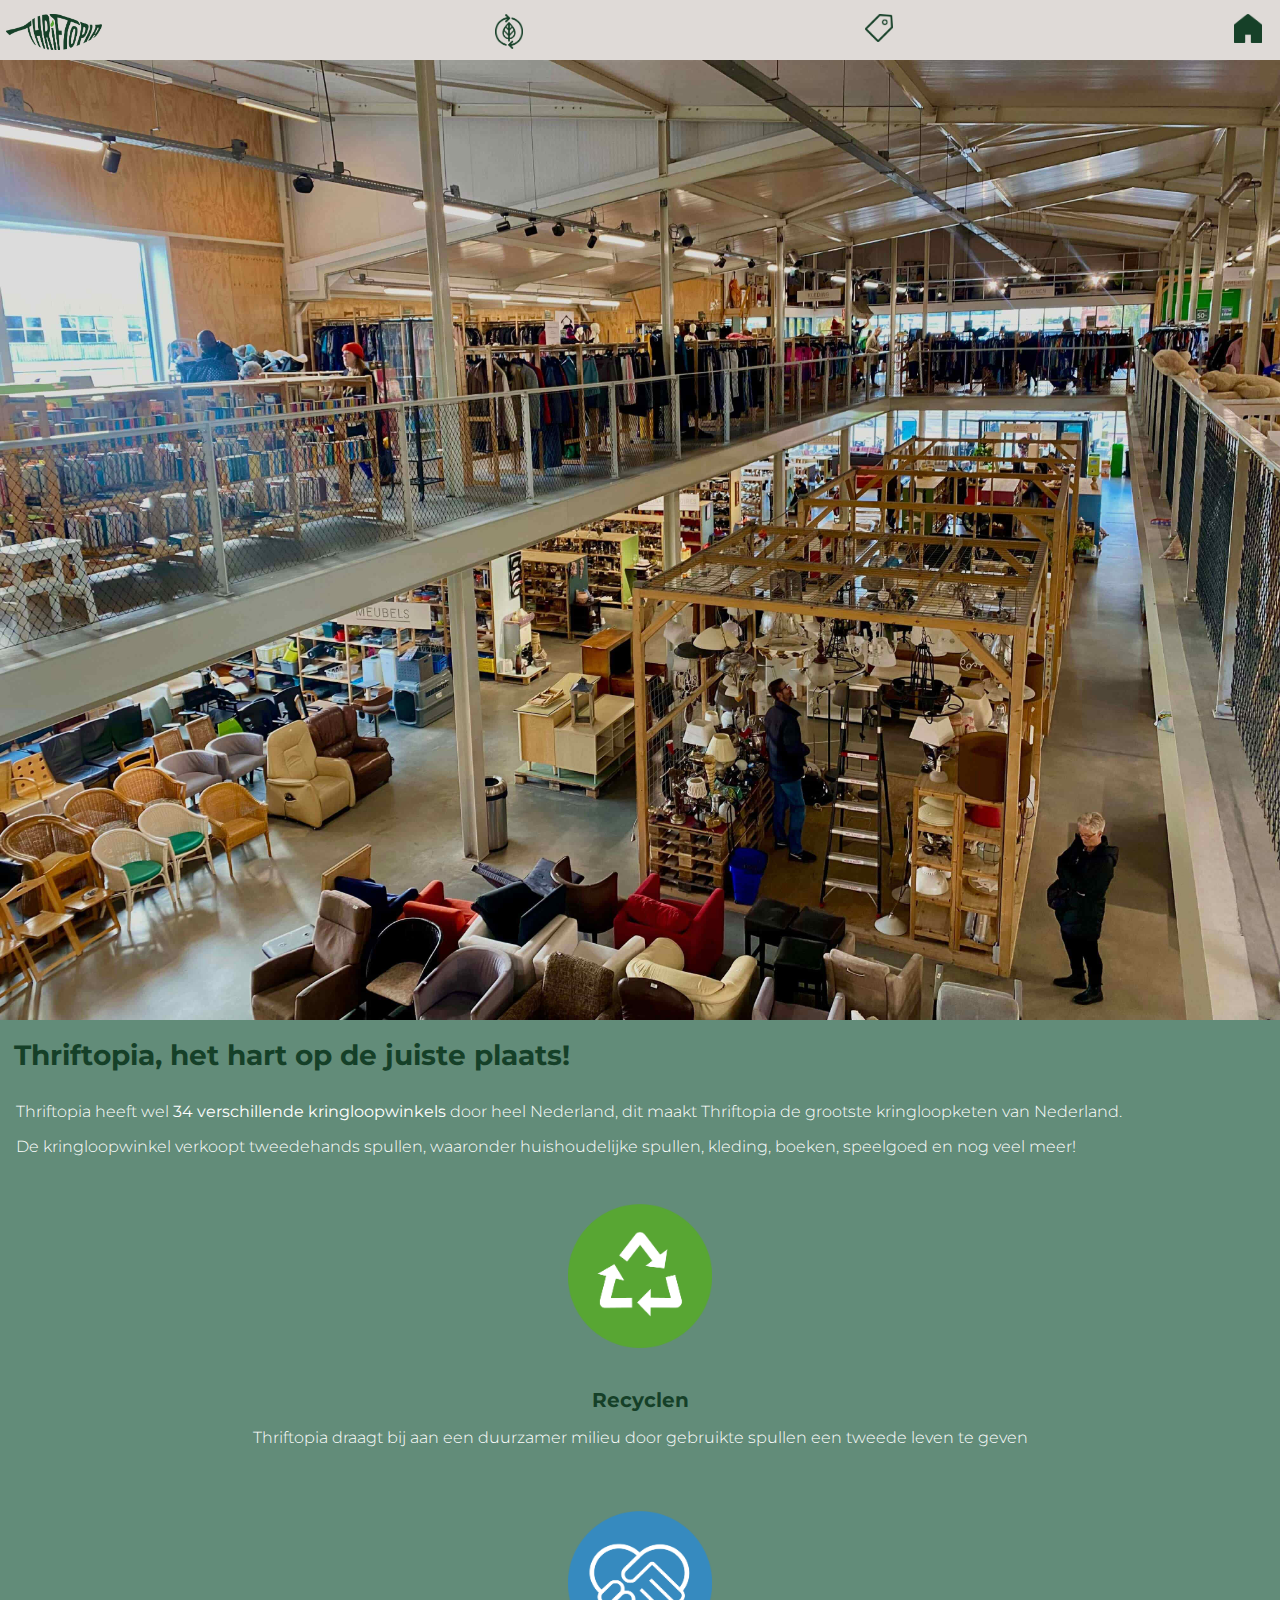
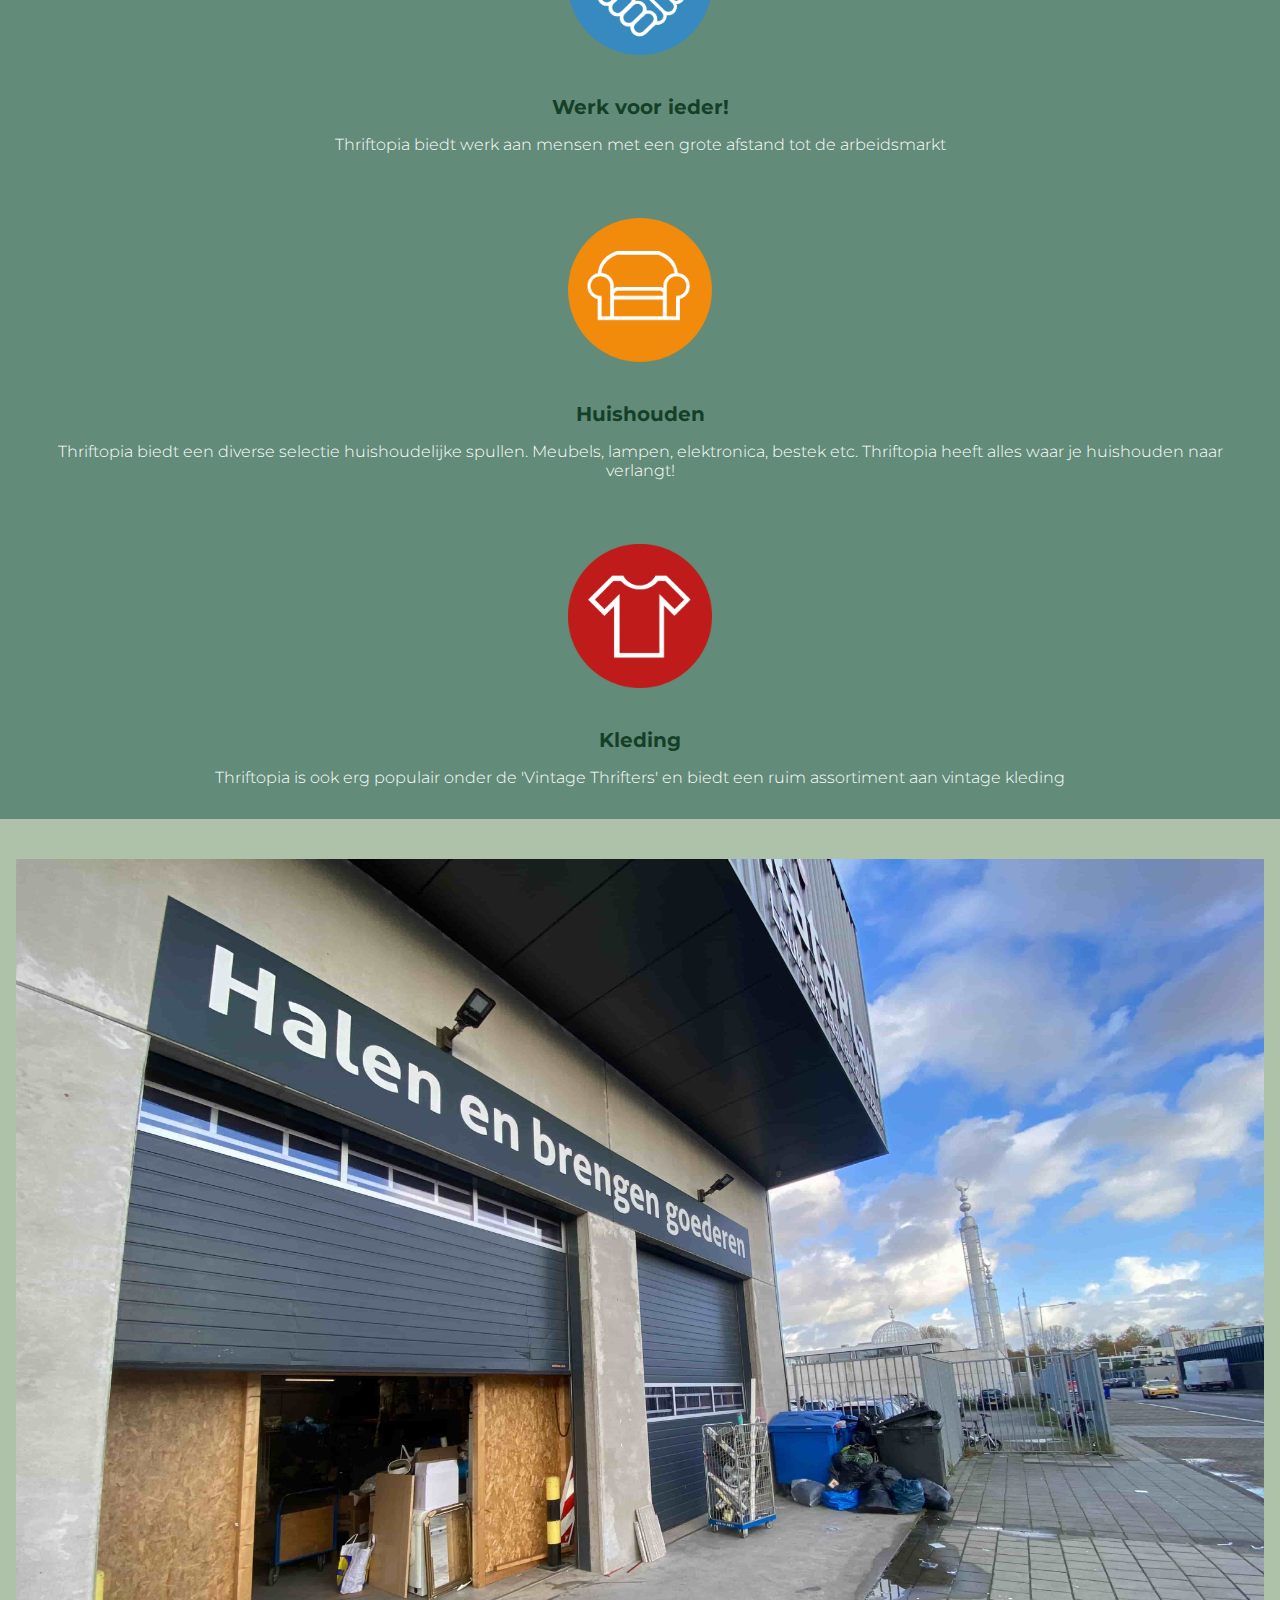
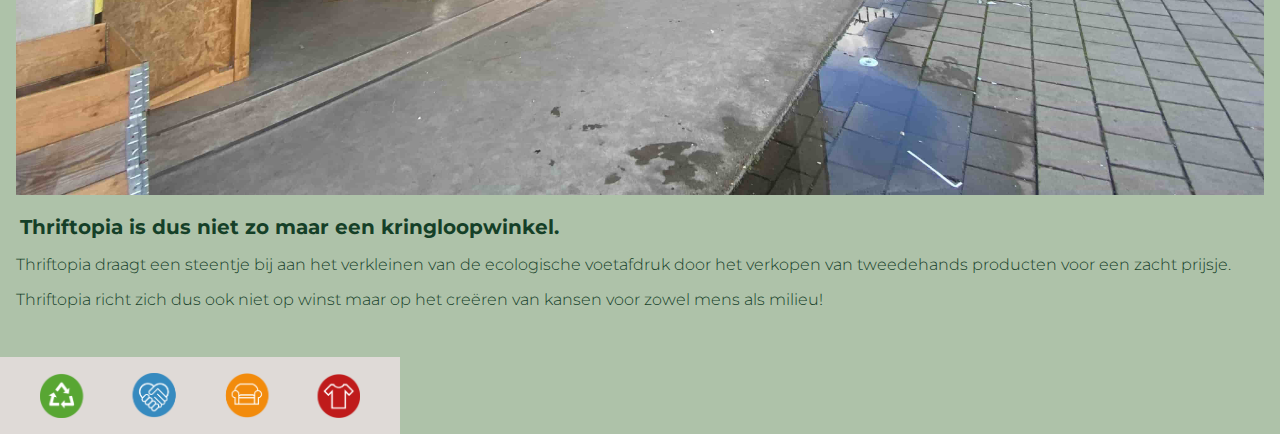
<file: index.html>
<!DOCTYPE html>
<html lang="nl">

<head>
    <meta charset="UTF-8">
    <meta name="viewport" content="width=device-width, initial-scale=1.0">
    <title>Thriftopia</title>
    <link rel="stylesheet" href="style.css">
    <link href="https://fonts.googleapis.com/css2?family=Montserrat:wght@300&display=swap" rel="stylesheet">
    <link href="https://fonts.googleapis.com/css2?family=Montserrat:wght@700&display=swap" rel="stylesheet">
    <link rel="icon" href="images/recycle.png" type="image/x-icon">


</head>

<body class="homepage-body">
    <header>
        <nav>
            <ul>
                <li><img src="images/thriftopia.png" alt="Thriftopia Logo" class="logo-navbar"></li>
                <li><a href="milieu.html"><img src="images/milieu.png" alt="Duurzaamheid Icon"></a></li>
                <li><a href="verkoop.html"><img src="images/verkoop.png" alt="Verkoop Label Icon"></a></li>
                <li><a href="index.html"><img src="images/home-fill.png" alt="Homepage Icon"></a></li>
            </ul>
        </nav>
        <img src="images/homepage-pic.jpg" alt="rataplan logo">
    </header>


    <main>
    

        <h1>Thriftopia, het hart op de juiste plaats!</h1>
        <p>Thriftopia heeft wel <strong>34 verschillende kringloopwinkels</strong> door heel Nederland,
            dit maakt Thriftopia de grootste kringloopketen van Nederland.</p>

        <p>De kringloopwinkel verkoopt tweedehands spullen, waaronder huishoudelijke spullen, kleding, boeken, speelgoed en nog veel meer!</p>

        <div class="image-container">
            <div class="image-item">
                <img class="draaien" src="images/recycle.png" alt="Recycle Icon">
                    <h2>Recyclen</h2>
                        <p>Thriftopia draagt bij aan een duurzamer milieu door gebruikte spullen
                            een tweede leven te geven</p>
            </div>

            <div class="image-item">
                <img class="draaien" src="images/arbeid.png" alt="Fiets Icon">
                    <h2>Werk voor ieder!</h2>
                        <p>Thriftopia biedt werk aan mensen met een grote afstand tot de arbeidsmarkt </p>
            </div>

            <div class="image-item">
                <img class="draaien" src="images/meubels.png" alt="Meubels Icon">
                    <h2>Huishouden</h2>
                        <p>Thriftopia biedt een diverse selectie huishoudelijke spullen. Meubels, lampen, elektronica, bestek etc.
                            Thriftopia heeft alles waar je huishouden naar verlangt! </p>
            </div>
            
            <div class="image-item">
                <img class="draaien" src="images/kleding.png" alt="Kleding Icon">
                    <h2>Kleding</h2>
                        <p>Thriftopia is ook erg populair onder de 'Vintage Thrifters' en biedt een ruim assortiment aan vintage
                            kleding</p>
            </div>
        </div>

    </main>

    <footer>

        <img src="images/halen-en-brengen.jpg" alt="Magazijn ingang">
            <h2>Thriftopia is dus niet zo maar een kringloopwinkel.</h2>
                <p>Thriftopia draagt een steentje bij aan het verkleinen van de ecologische voetafdruk door het verkopen van
                    tweedehands producten voor een zacht prijsje.</p>

                <p>Thriftopia richt zich dus ook niet op winst maar op het creëren van kansen voor zowel mens als milieu!</p>

        <img src="images/4-op-een-rij.png" alt="4 ronde icoontjes">

    </footer>

</body>

</html>
</file>
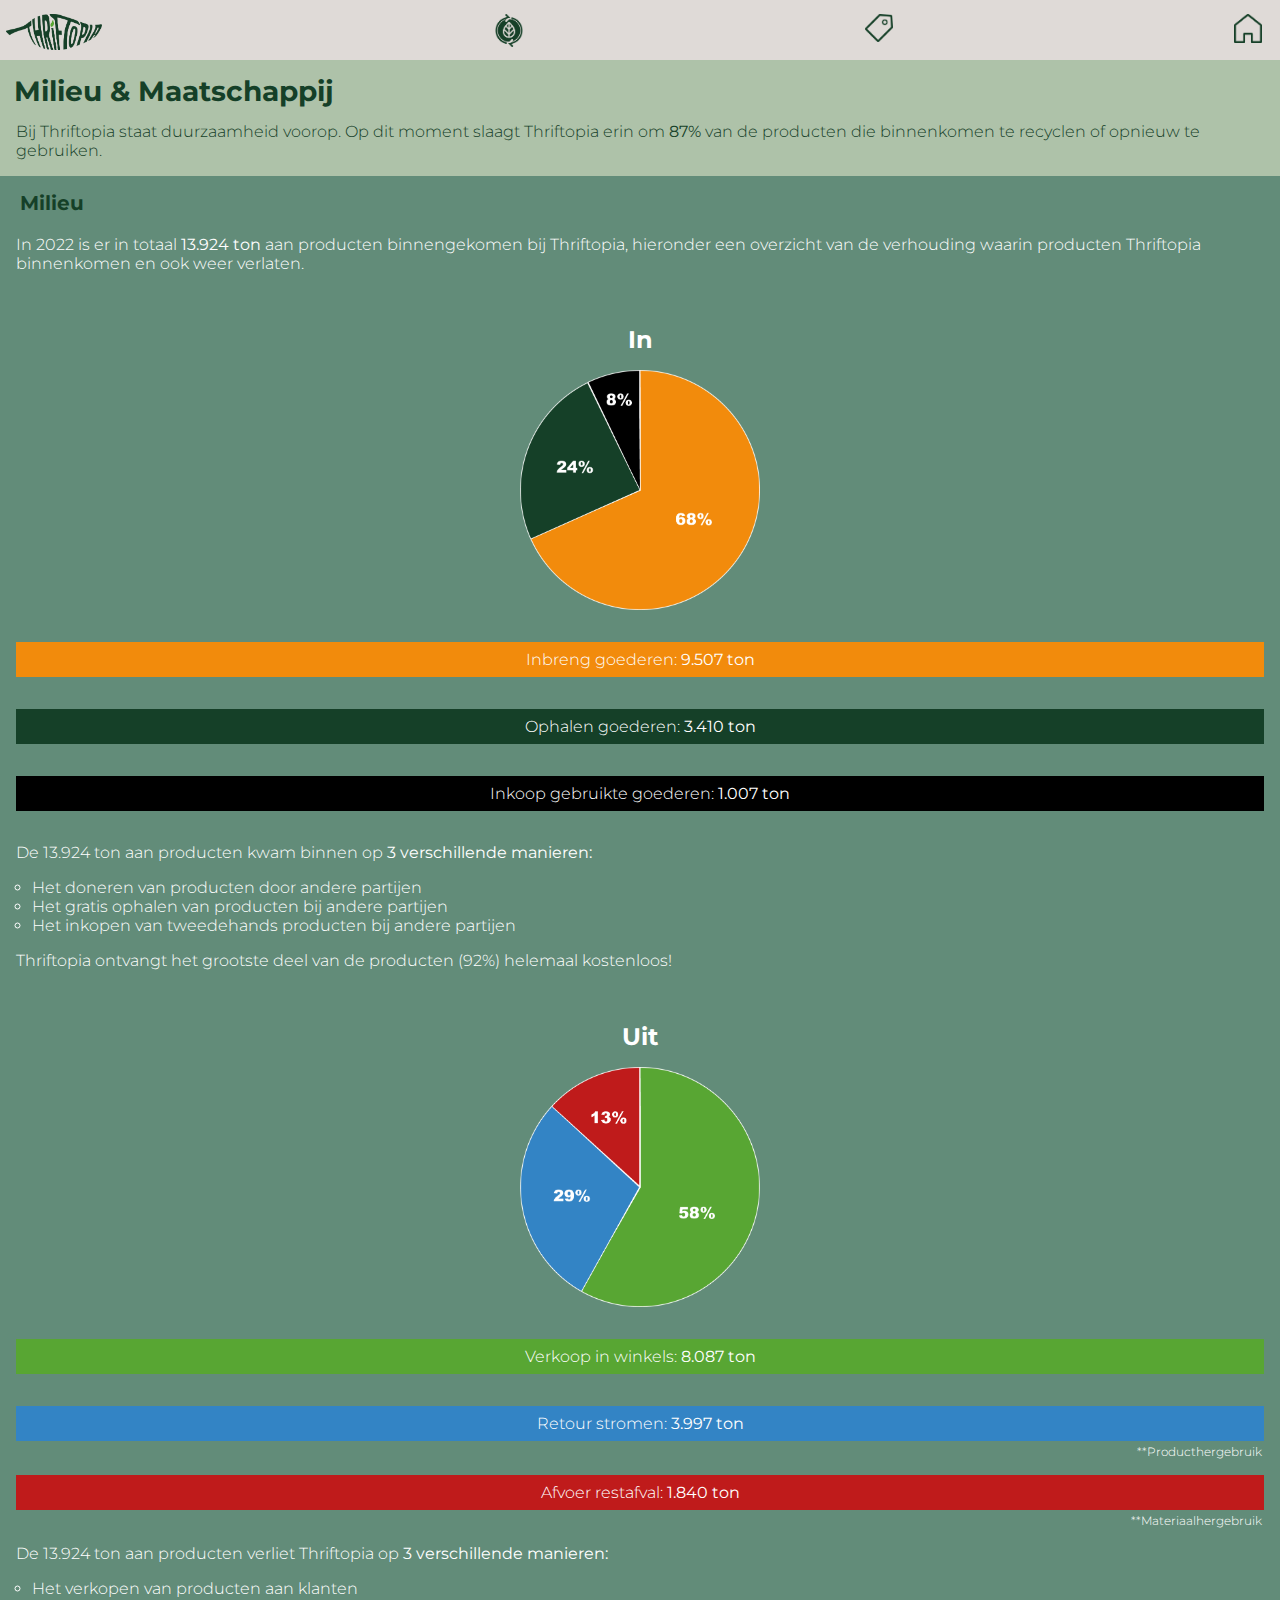
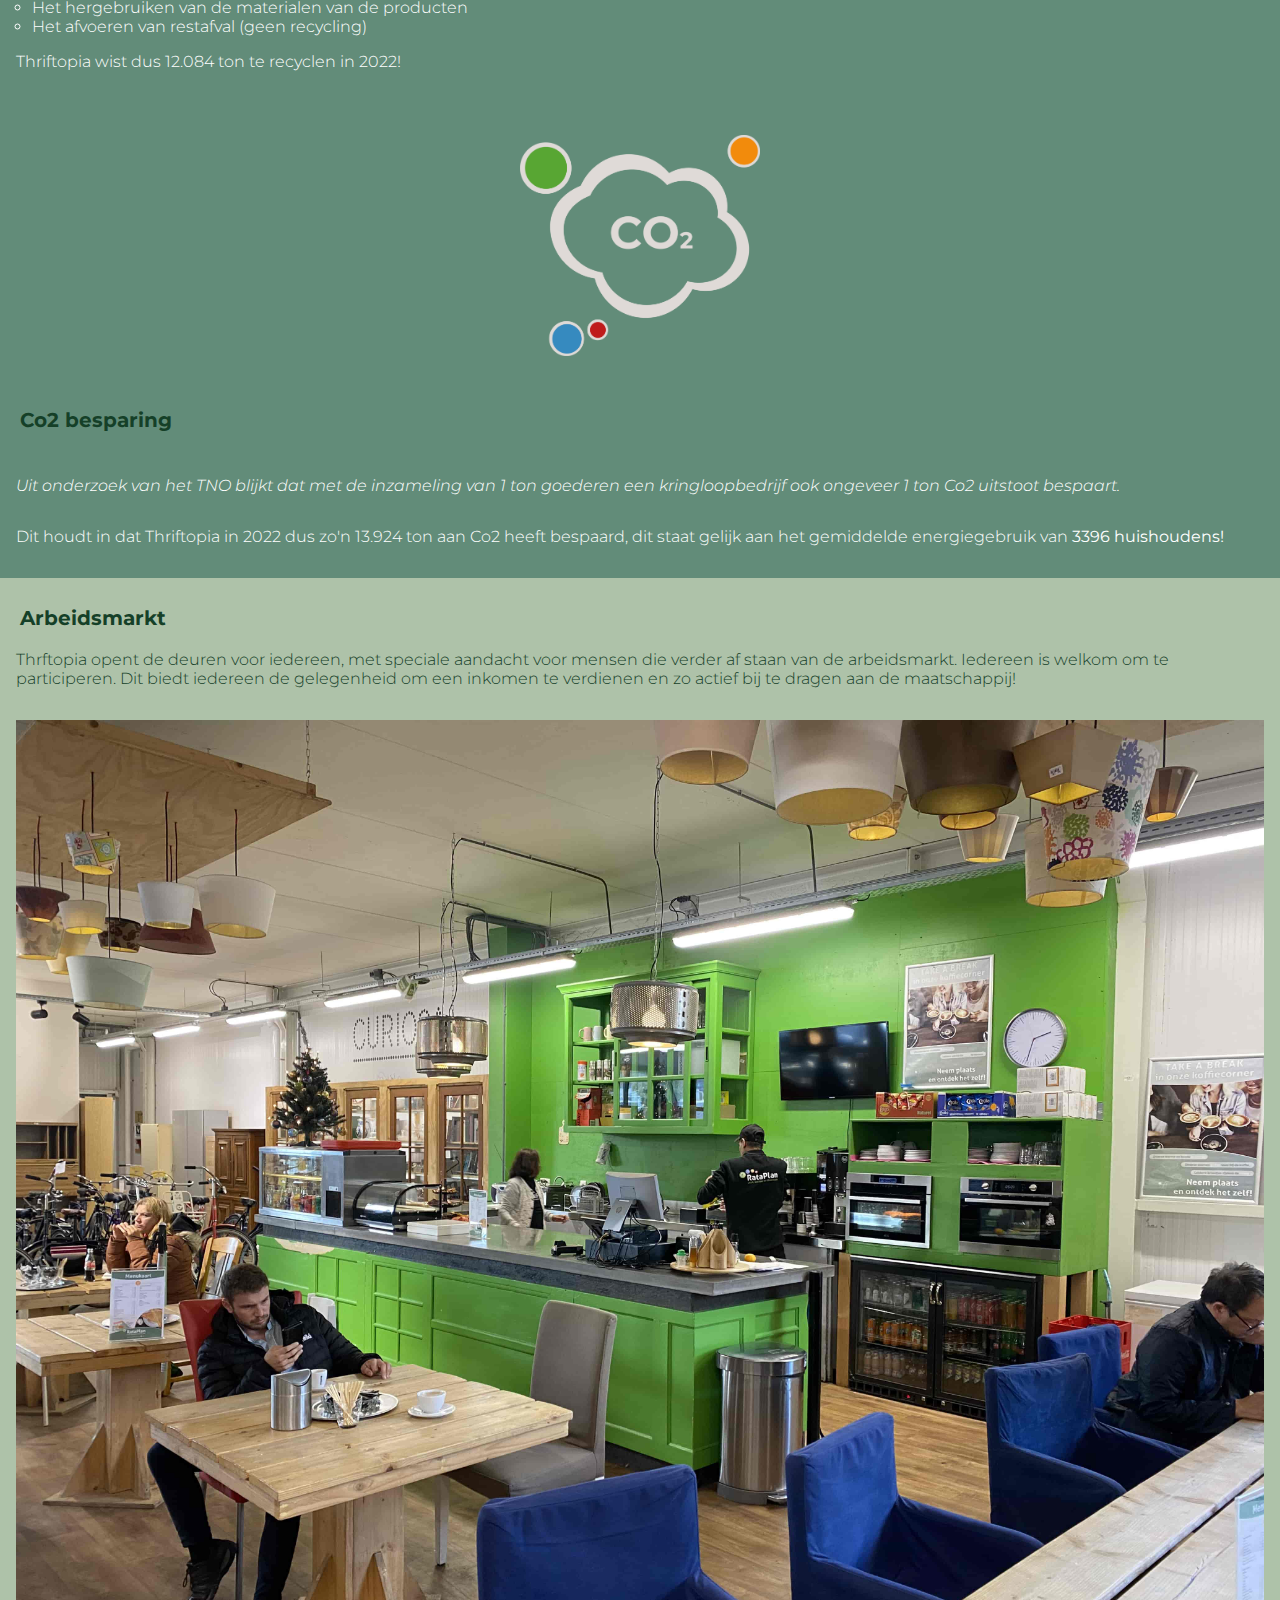
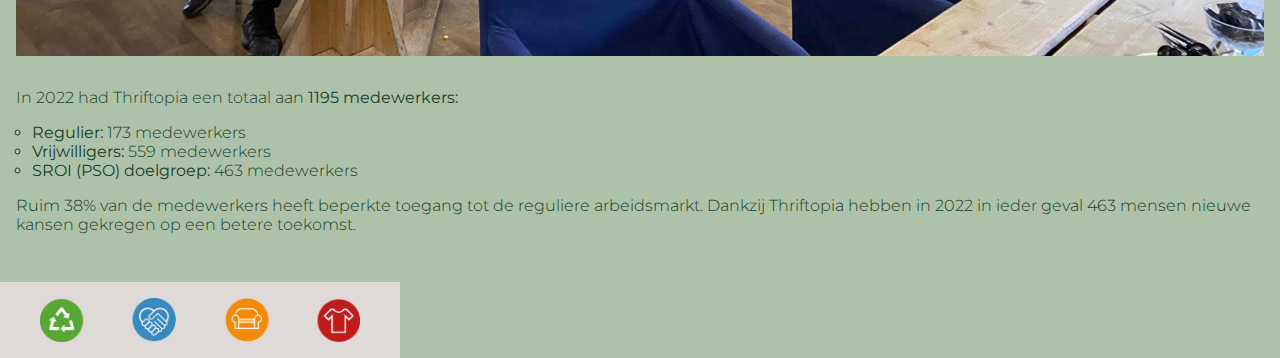
<file: milieu.html>
<!DOCTYPE html>
<html lang="nl">

<head>
    <meta charset="UTF-8">
    <meta name="viewport" content="width=device-width, initial-scale=1.0">
    <title>Milieu</title>
    <link rel="stylesheet" href="style.css">
    <link href="https://fonts.googleapis.com/css2?family=Montserrat:wght@300&display=swap" rel="stylesheet">
    <link href="https://fonts.googleapis.com/css2?family=Montserrat:wght@700&display=swap" rel="stylesheet">
    <link rel="icon" href="images/recycle.png" type="image/x-icon">

</head>

<body class="milieu-body">
    <header>
        <nav>
            <ul>
                <li><img src="images/thriftopia.png" alt="Thriftopia Logo" class="logo-navbar"></li>
                <li><a href="milieu.html"><img src="images/milieu-fill-w.png" alt="Duurzaamheid Icon"></a></li>
                <li><a href="verkoop.html"><img src="images/verkoop.png" alt="Verkoop Label Icon"></a></li>
                <li><a href="index.html"><img src="images/home.png" alt="Homepage Icon"></a></li>
            </ul>
        </nav>

    </header>

    <main>
        <article>
            <h1>Milieu & Maatschappij</h1>
                <p>Bij Thriftopia staat duurzaamheid voorop.
                    Op dit moment slaagt Thriftopia erin om <strong>87%</strong> van de producten die binnenkomen te
                    recyclen of opnieuw te gebruiken.</p>
        </article>
        <article>
            <h2>Milieu</h2>
                <p>In 2022 is er in totaal <strong>13.924 ton</strong> aan producten binnengekomen bij Thriftopia, hieronder
                    een overzicht
                    van de verhouding waarin producten Thriftopia binnenkomen en ook weer verlaten.</p>

            <h3>In</h3>
                <img class="shake" src="images/thriftopia-in.png" alt="Cirkeldiagram Inkomsten">
                    <p>Inbreng goederen: <strong>9.507 ton</strong></p>
                    <p>Ophalen goederen: <strong>3.410 ton</strong></p>
                    <p>Inkoop gebruikte goederen: <strong>1.007 ton</strong></p>
                    <p>De 13.924 ton aan producten kwam binnen op <strong>3 verschillende manieren:</strong></p>
                        
                <ul>
                    <li>Het doneren van producten door andere partijen</li>
                    <li>Het gratis ophalen van producten bij andere partijen</li>
                    <li>Het inkopen van tweedehands producten bij andere partijen</li>
                </ul>

                    <p>Thriftopia ontvangt het grootste
                    deel van de producten (92%) helemaal kostenloos!</p>

            <h3>Uit</h3>
                <img class="shake" src="images/thriftopia-uit.png" alt="Cirkeldiagram Uitgave">

                    <p>Verkoop in winkels: <strong>8.087 ton</strong></p>
                    <p>Retour stromen: <strong>3.997 ton</strong></p>
                    <p>**Producthergebruik</p>
                    <p>Afvoer restafval: <strong>1.840 ton</strong></p>
                    <p>**Materiaalhergebruik</p>

                    <p>De 13.924 ton aan producten verliet Thriftopia op <strong>3 verschillende manieren:</strong></p>
                
                <ul>
                    <li>Het verkopen van producten aan klanten</li>
                    <li>Het hergebruiken van de materialen van de producten</li>
                    <li>Het afvoeren van restafval (geen recycling)</li>
                </ul>
                    
                    <p>Thriftopia wist dus 12.084 ton te recyclen in 2022!</p>


        <img src="images/co2.png" alt="CO2 icoon">
            <h3>Co2 besparing</h3>
                    <p>Uit onderzoek van het TNO blijkt dat met de inzameling van 1 ton goederen een kringloopbedrijf ook
                        ongeveer 1 ton Co2 uitstoot bespaart.</p>
                    <p>Dit houdt in dat Thriftopia in 2022 dus zo'n 13.924 ton aan Co2 heeft bespaard, dit staat gelijk aan het
                        gemiddelde energiegebruik van <strong>3396 huishoudens!</strong></p>
        </article>

    </main>

    <footer>
        <article>
            <h3>Arbeidsmarkt</h2>
                <p> Thrftopia opent de deuren voor iedereen, met speciale aandacht voor mensen die verder af staan van de
                    arbeidsmarkt.
                    Iedereen is welkom om te participeren. Dit biedt iedereen de gelegenheid om een inkomen te verdienen en
                    zo actief bij te dragen aan de maatschappij!</p>

            <img src="images/homepage-2.jpg" alt="Werknemers aan de bar/servicedesk">

                <p> In 2022 had Thriftopia een totaal aan <strong>1195 medewerkers:</strong></p>
            
                    <ul>
                        <li><strong>Regulier:</strong> 173 medewerkers</li>
                        <li><strong>Vrijwilligers:</strong> 559 medewerkers</li>
                        <li><strong>SROI (PSO) doelgroep:</strong> 463 medewerkers</li>
                    </ul>

                <p> Ruim 38% van de medewerkers heeft beperkte toegang tot de reguliere arbeidsmarkt.
                    Dankzij Thriftopia hebben in 2022 in ieder geval 463 mensen nieuwe kansen gekregen op een betere
                    toekomst.</p>
        </article>

        <img src="images/4-op-een-rij.png" alt="4 ronde icoontjes">
    </footer>

</body>

</html>
</file>
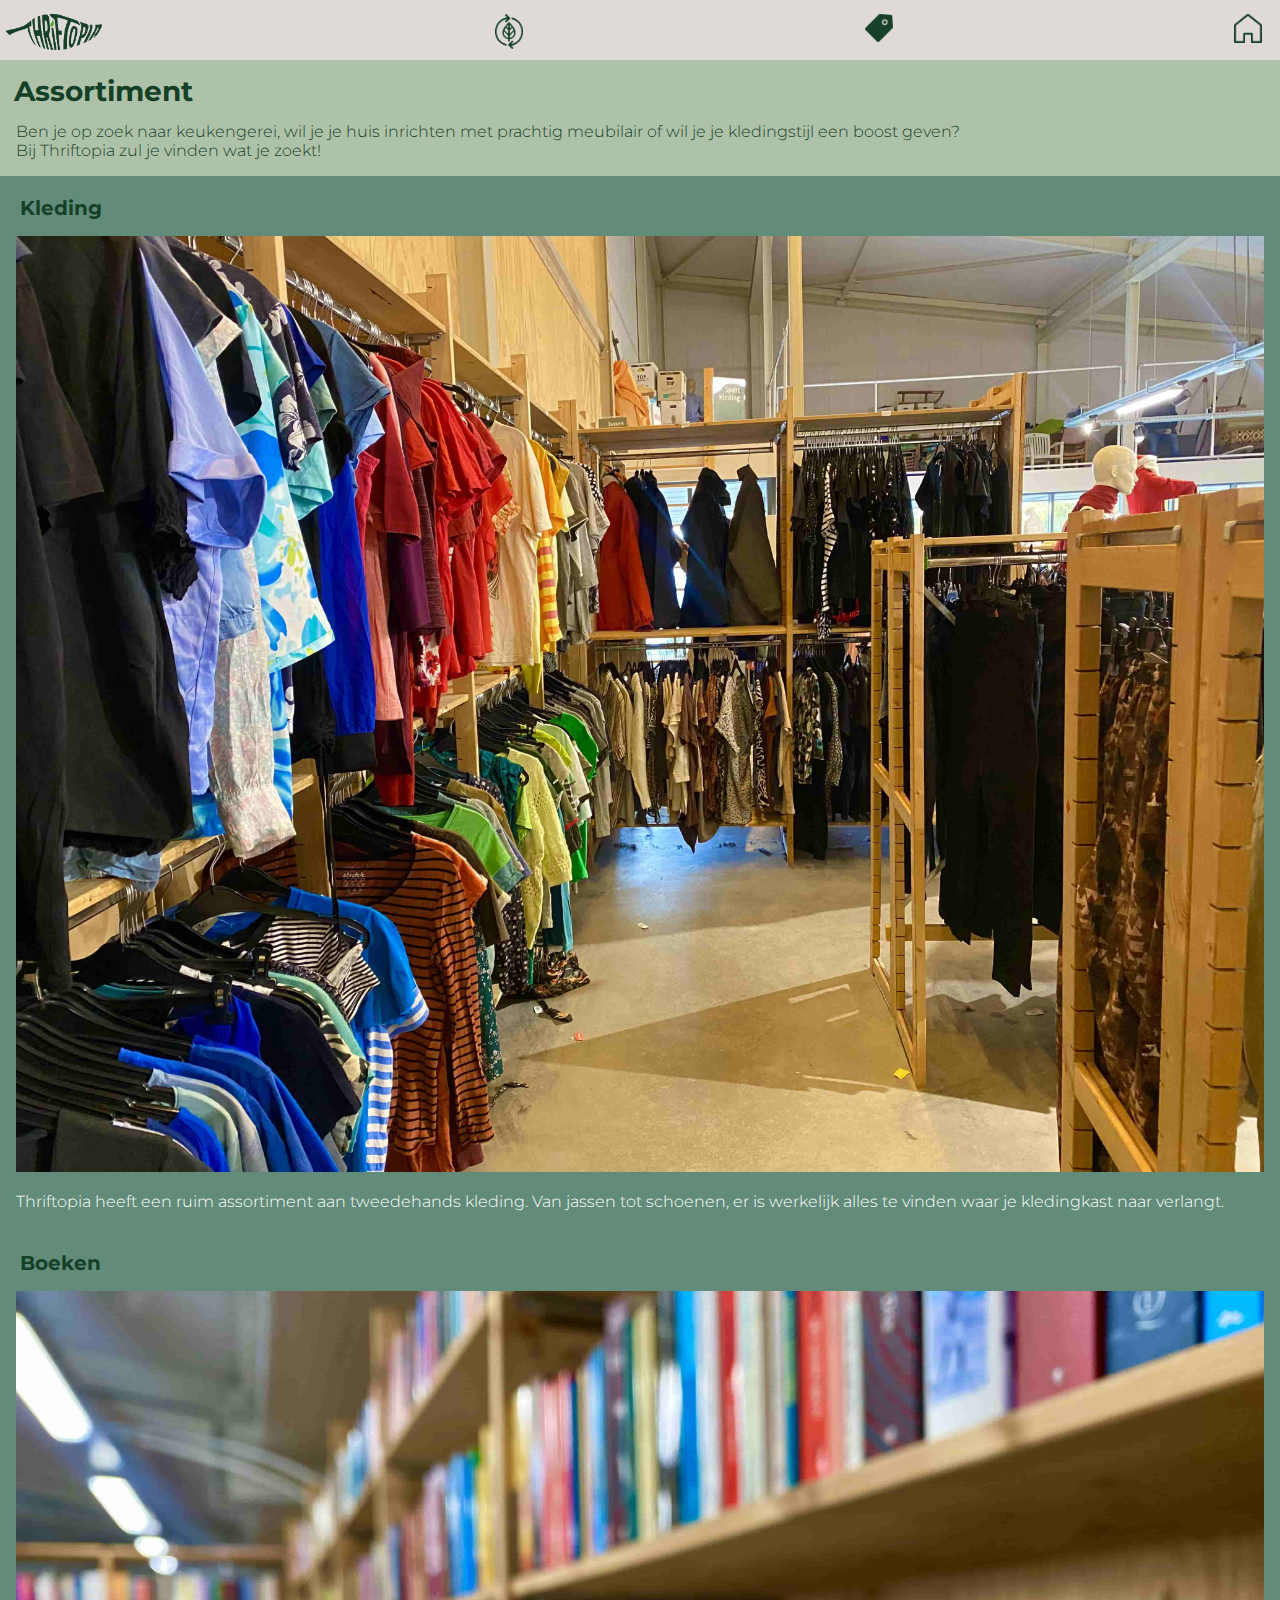
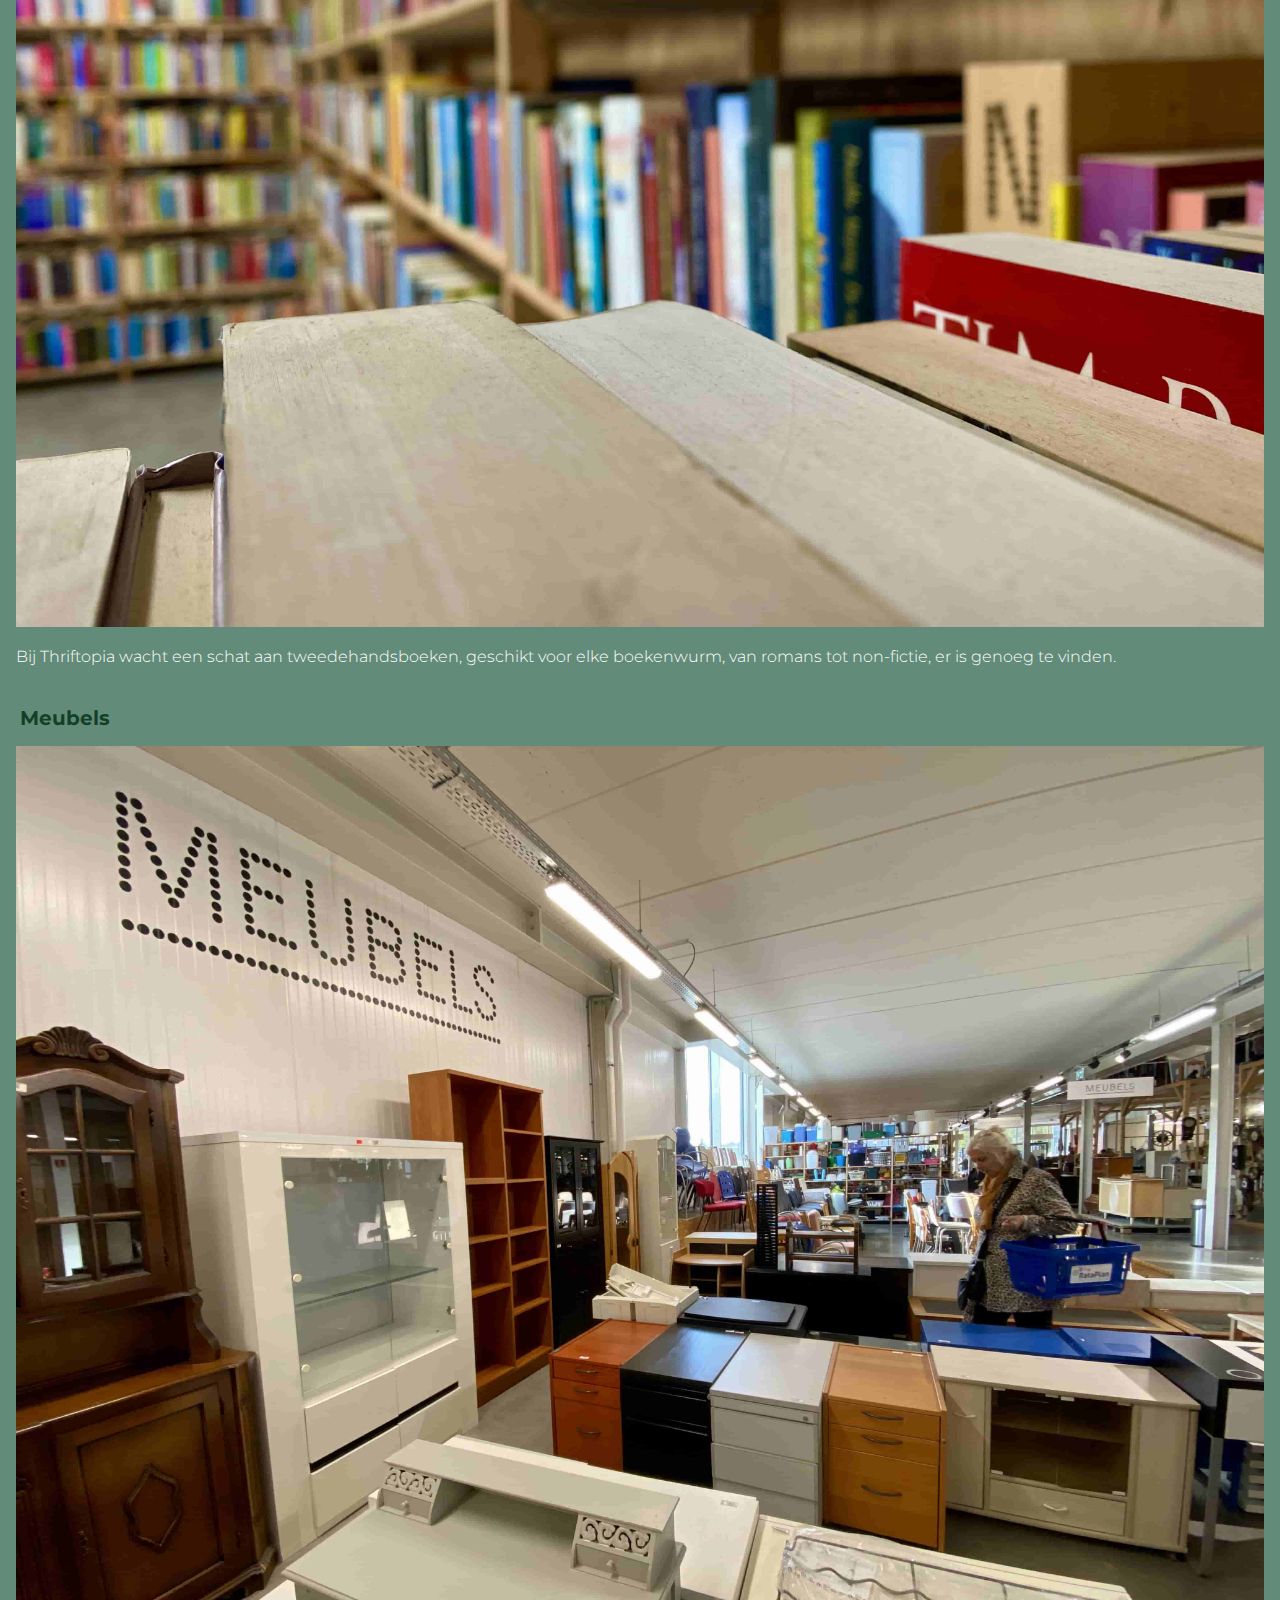
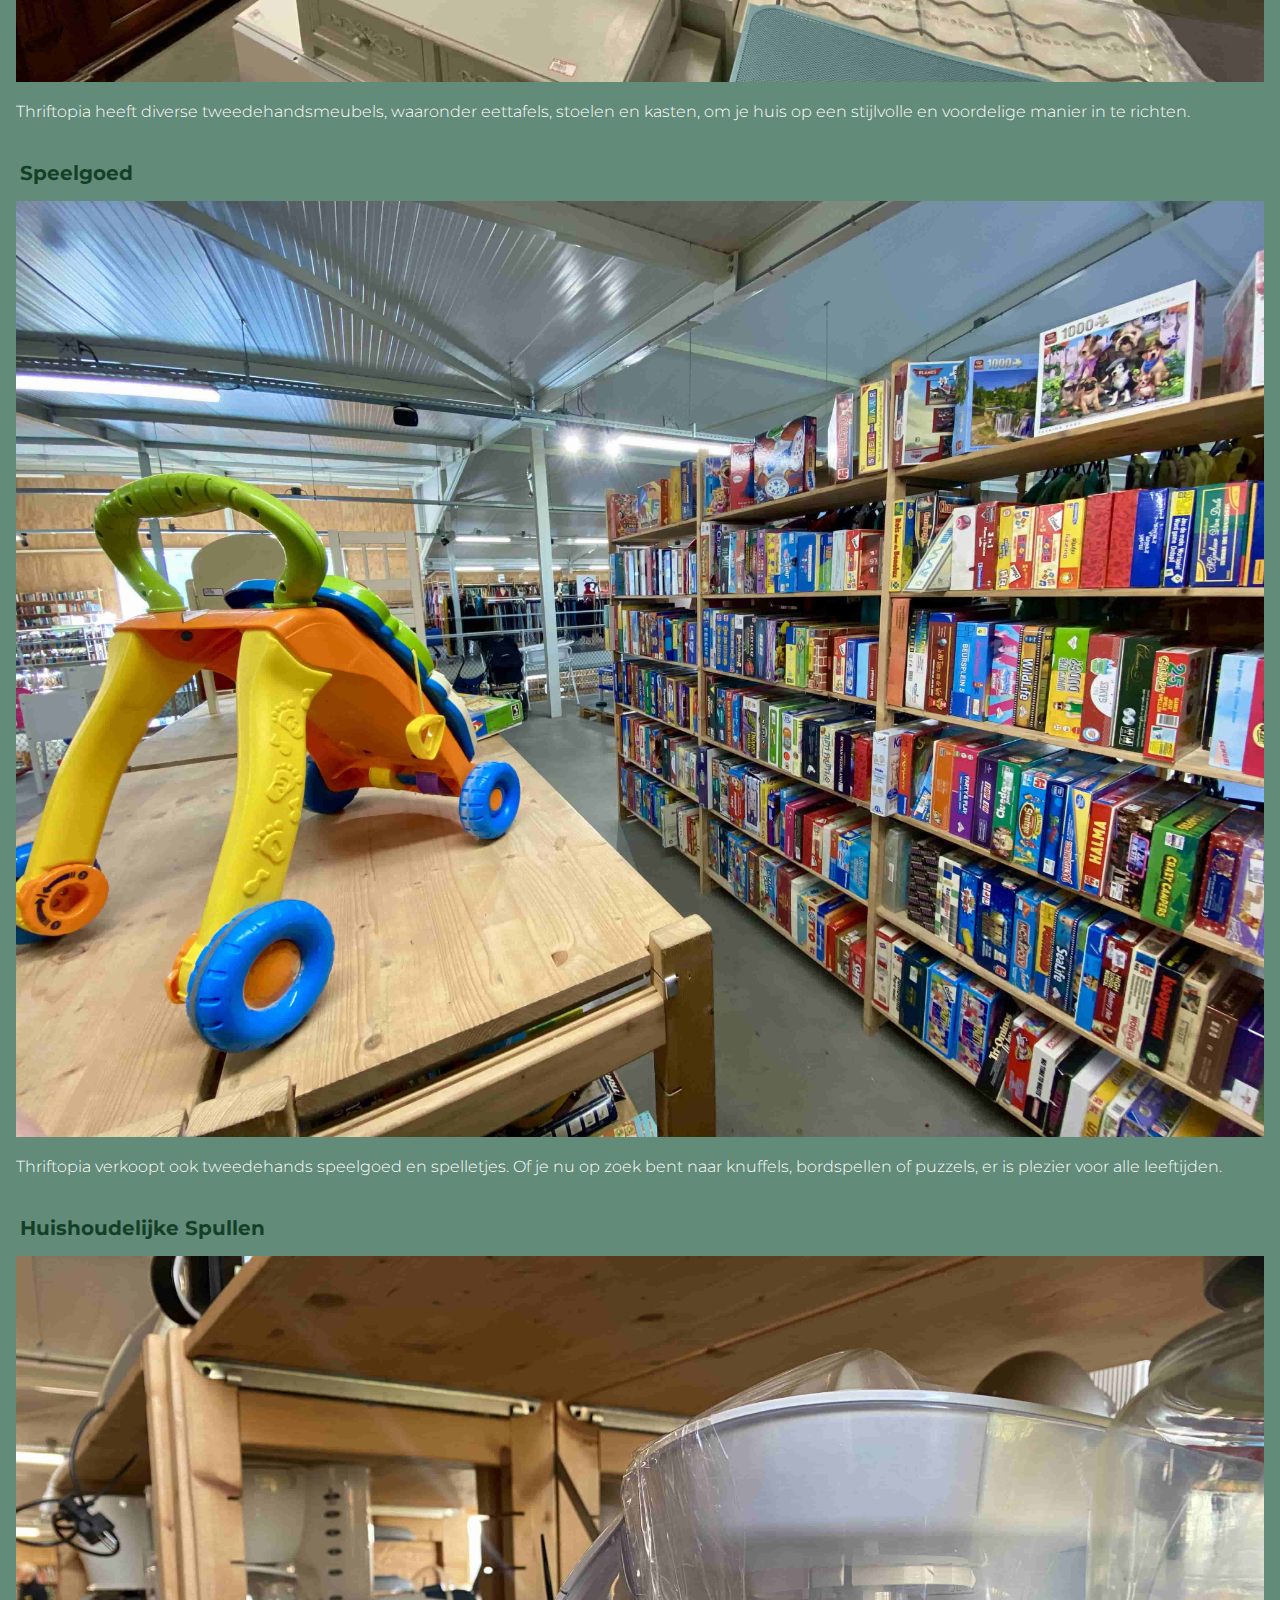
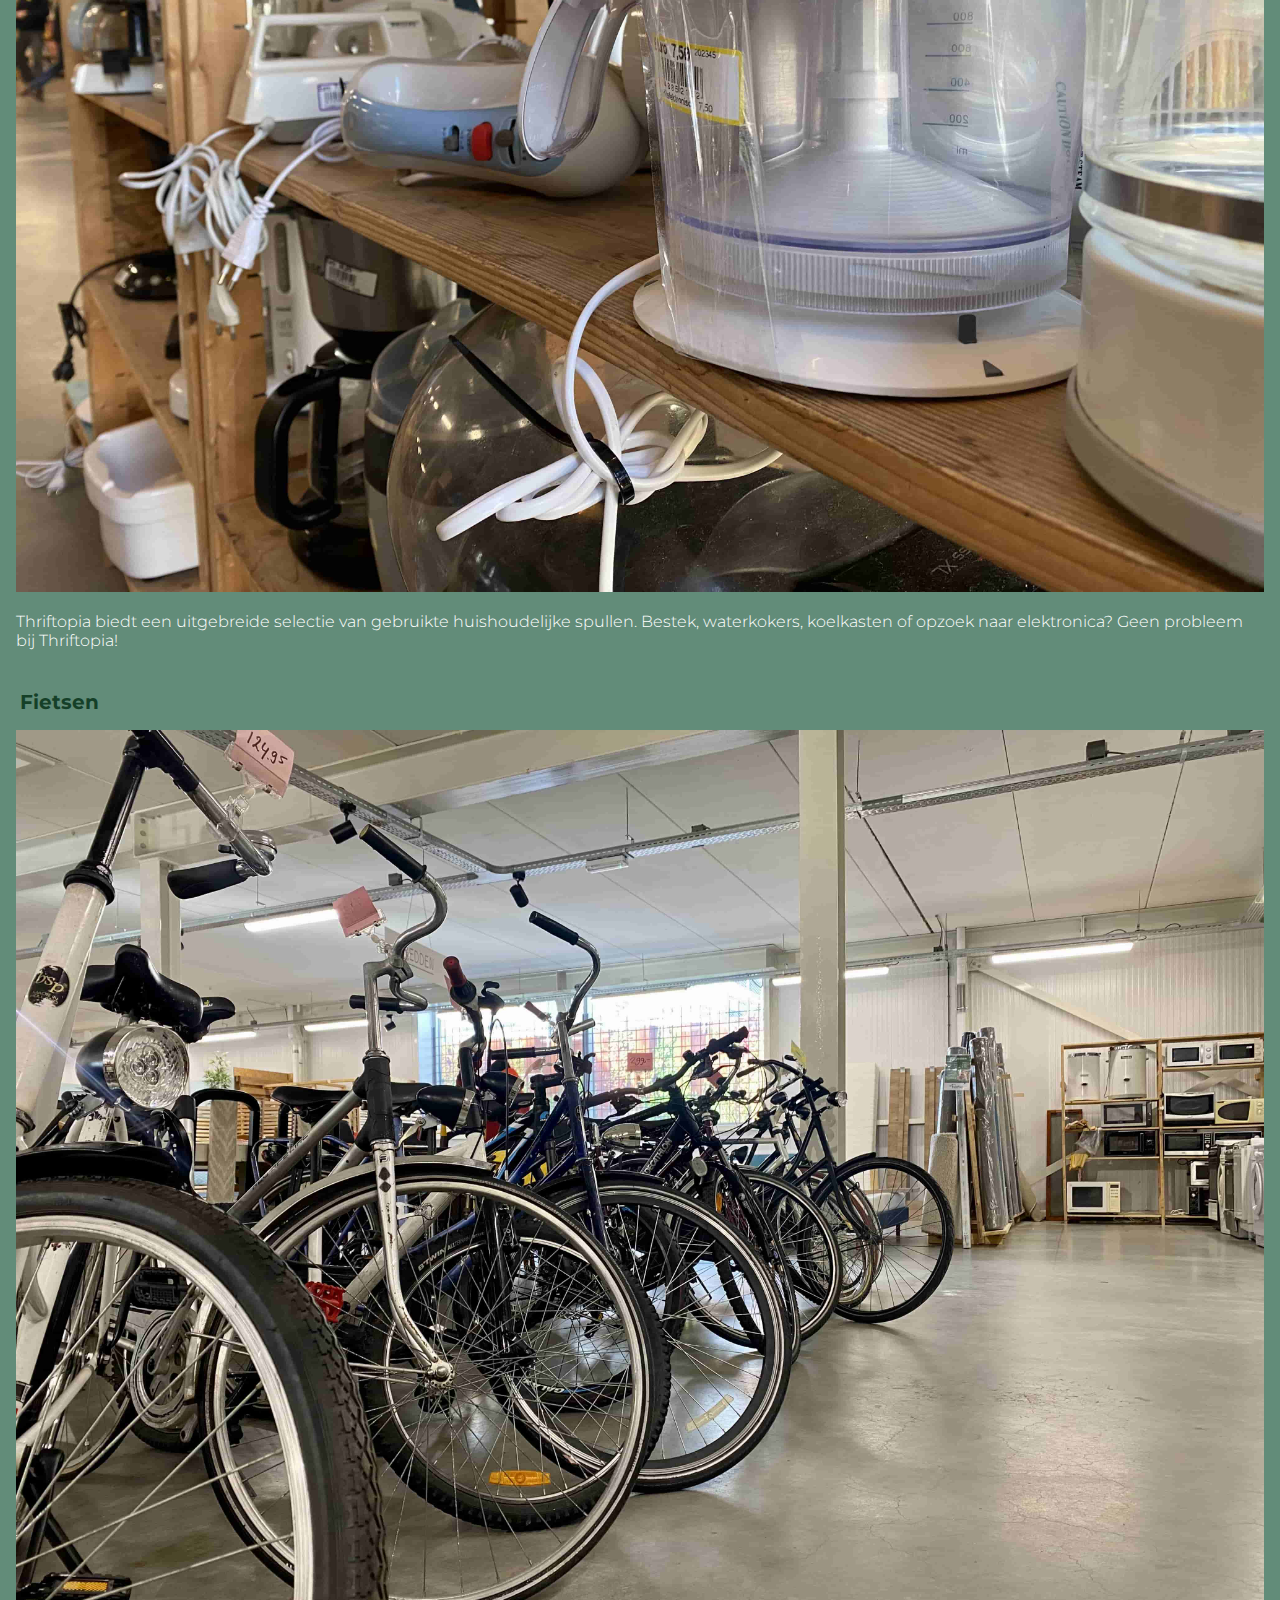
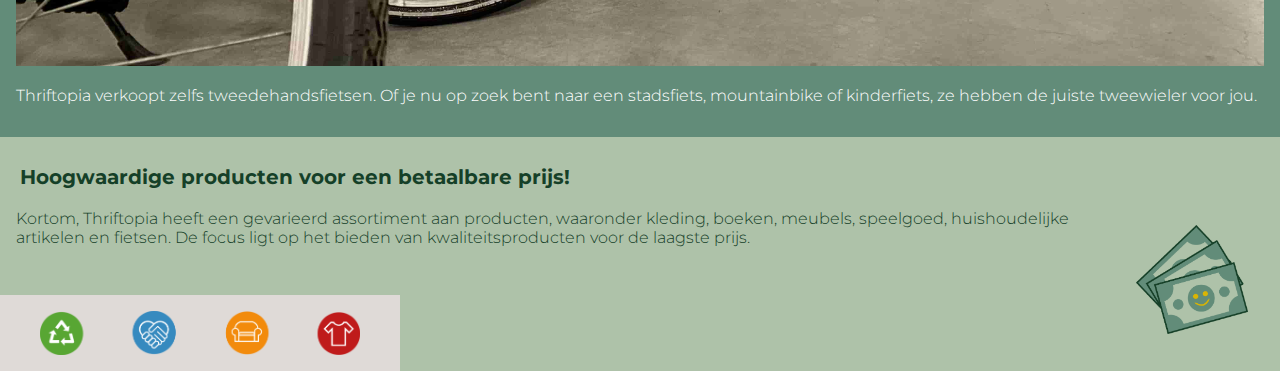
<file: verkoop.html>
<!DOCTYPE html>
<html lang="nl">

<head>
    <meta charset="UTF-8">
    <meta name="viewport" content="width=device-width, initial-scale=1.0">
    <title>Verkoop</title>
    <link rel="stylesheet" href="style.css">
    <link href="https://fonts.googleapis.com/css2?family=Montserrat:wght@300&display=swap" rel="stylesheet">
    <link href="https://fonts.googleapis.com/css2?family=Montserrat:wght@700&display=swap" rel="stylesheet">
    <link rel="icon" href="images/recycle.png" type="image/x-icon">
</head>

<body class="verkoop-body">
    <header>
        <nav>
            <ul>
                <li><img src="images/thriftopia.png" alt="Thriftopia Logo" class="logo-navbar"></li>
                <li><a href="milieu.html"><img src="images/milieu.png" alt="Duurzaamheid Icon"></a></li>
                <li><a href="verkoop.html"><img src="images/verkoop-fill.png" alt="Verkoop Label Icon"></a></li>
                <li><a href="index.html"><img src="images/home.png" alt="Homepage Icon"></a></li>
            </ul>
        </nav>

    </header>

    <main>

        <article>
            <h1>Assortiment</h1>
                <p>Ben je op zoek naar keukengerei, wil je je huis inrichten met prachtig meubilair of wil je je
                    kledingstijl een boost geven? <br> Bij Thriftopia zul je vinden wat je zoekt!</p>
        </article>

        <article>
            <h2>Kleding</h2>
                <img src="images/kleding.jpg" alt="Tweedehands kleding">
                    <p>Thriftopia heeft een ruim assortiment aan tweedehands kleding. Van jassen tot schoenen, er is werkelijk
                        alles te vinden waar je kledingkast naar verlangt.</p>

            <h2>Boeken</h2>
                <img src="images/boeken.jpg" alt="Boekenkast">
                    <p>Bij Thriftopia wacht een schat aan tweedehandsboeken, geschikt voor elke boekenwurm,
                        van romans tot non-fictie, er is genoeg te vinden.</p>

            <h2>Meubels</h2>
                <img src="images/meubels-store.jpg" alt="Verkoophoek van de meubels">
                    <p>Thriftopia heeft diverse tweedehandsmeubels, waaronder eettafels, stoelen en kasten,
                        om je huis op een stijlvolle en voordelige manier in te richten.</p>


            <h2>Speelgoed</h2>
                <img src="images/speelgoed.jpg" alt="Speelgoed en spellen">
                    <p>Thriftopia verkoopt ook tweedehands speelgoed en spelletjes. Of je nu op zoek bent naar knuffels,
                        bordspellen of puzzels, er is plezier voor alle leeftijden.</p>


            <h2>Huishoudelijke Spullen</h2>
                <img src="images/huishouden.jpg" alt="Blender en andere huishoudelijke spullen">
                    <p>Thriftopia biedt een uitgebreide selectie van gebruikte huishoudelijke spullen.
                        Bestek, waterkokers, koelkasten of opzoek naar elektronica? Geen probleem bij Thriftopia!</p>

            <h2>Fietsen</h2>
                <img src="images/fietsen.jpg" alt="Fietsen op een rij">
                    <p>Thriftopia verkoopt zelfs tweedehandsfietsen. Of je nu op zoek bent naar een stadsfiets,
                        mountainbike of kinderfiets, ze hebben de juiste tweewieler voor jou.</p>
        </article>

    </main>

    <footer>
        <h2>Hoogwaardige producten voor een betaalbare prijs!</h2>
            <img src="images/money.png" alt="3 biljetten met smiley icon">
                <p>Kortom, Thriftopia heeft een gevarieerd assortiment aan producten, waaronder kleding, boeken, meubels, speelgoed,
                    huishoudelijke artikelen en fietsen. De focus ligt op het bieden van kwaliteitsproducten voor de laagste
                    prijs.</p>

            <img src="images/4-op-een-rij.png" alt="4 ronde icoontjes">
    </footer>

</body>

</html>
</file>
<file: style.css>
* {
    margin: 0;
    padding: 0;
    box-sizing: border-box;
}

nav ul {
    display: flex;
    justify-content: space-between;
    list-style: none;
    padding: 0.4em;
    background-color: #dfdad7;
    margin: 0em;
}


a {
    text-decoration: none;
    color: white
}

img {
    max-width: 100%;
    padding: 1em;

}

h1 {
    font-size: 1em;
    padding: 0.5em;
    font-family: montserrat, sans-serif, arial;
    font-weight: 700;
}

body {
    font-family: montserrat, sans-serif, arial;
    font-weight: 300;
    color: white;
    background-color: #AEC2A9;
}

.homepage-body header {
    background-color: #628C79;
}


p {
    margin: 1em;
}

nav img {
    max-width: 1.75em;
    padding: 0em;
    margin-top: 0.5em;
    margin-right: 0.75em;
}

img.logo-navbar {
    max-width: 6em;
    margin-right: 4em;
}

main {
    background-color: #628C79;
    margin-bottom: 0em;
}


h1 {
    color: #154028;
    font-family: montserrat, sans-serif, arial;
    font-weight: 700;
    font-size: 1.75em;
}

h2 {
    color: #154028;
    font-size: 1.25em;
    margin-left: 1em;
    margin-right: 1em;
}

article:first-of-type {
    background-color: #AEC2A9;
}

.homepage-body main img {
    max-width: 11em;
}

.image-container {
    display: flex;
    flex-wrap: wrap;
    justify-content: space-around;
}

.image-item {
    text-align: center;
}

.homepage-body div {
    margin: 1em;
}

footer {
    background-color: #AEC2A9;
    color: #154028;
    padding-top: 0.5em;
    padding-bottom: 2em;
}

.homepage-body footer h2 {
    margin-top: 0em;
}

.draaien {
    animation: draai 3s ease;
    animation-iteration-count: infinite;

}

@keyframes draai {
    0% {
        transform: rotate(0deg);

    }

    60% {
        transform: rotate(360deg);
    }

    100% {
        transform: rotate(360deg);
    }
}

nav {
    position: fixed;
    top: 0;
    z-index: 100;
    width: 100%;
}

body {
    margin-top: 3.75em;
}

.milieu-body article:first-child p {
    color: #154028;
}

h3 {
    color: white;
    font-family: montserrat, sans-serif, arial;
    font-weight: 700;
    font-size: 1.5em;
    margin-right: 1em;
    margin-left: 1em;
    margin-top: 1.5em;
    text-align: center;
    text-decoration: dashed;
}

.milieu-body main article img {
    max-width: 17em;
}

.milieu-body article:nth-child(2) p:nth-of-type(2) {
    color: white;
    background-color: #F28B0C;
    padding: 0.5em;
    text-align: center;
}


.milieu-body article:nth-child(2) p:nth-of-type(3) {
    color: white;
    background-color: #154028;
    padding: 0.5em;
    text-align: center;
}

.milieu-body article:nth-child(2) p:nth-of-type(4) {
    color: white;
    background-color: black;
    padding: 0.5em;
    text-align: center;
}

.milieu-body article:nth-child(2) p:nth-of-type(7) {
    color: white;
    background-color: #58A633;
    padding: 0.5em;
    text-align: center;
}

.milieu-body article:nth-child(2) p:nth-of-type(8) {
    color: white;
    background-color: #3384C5;
    padding: 0.5em;
    text-align: center;
    margin-bottom: 0em;
}

.milieu-body article:nth-child(2) p:nth-of-type(10) {
    color: white;
    background-color: #BF1B1B;
    padding: 0.5em;
    text-align: center;
    margin-bottom: 0em;
}

.milieu-body article {
    display: flex;
    flex-direction: column;
}

.milieu-body article img {
    align-self: center;
}

.milieu-body h2 {
    margin-top: 1em;
}

.shake {
    animation: shake 3s ease;
    animation-iteration-count: infinite;
}

@keyframes shake {
    0% {
        transform: rotate(-5deg)
    }

    50% {
        transform: rotate(5deg);
    }

    100% {
        transform: rotate(-5deg);
    }
}

.milieu-body article:nth-child(2) p:nth-of-type(9) {
    margin: 0em;
    margin-right: 1.5em;
    font-size: 0.75em;
    text-align: end;
    margin-top: 0.25em;

}

.milieu-body article:nth-child(2) p:nth-of-type(11) {
    margin: 0em;
    margin-right: 1.5em;
    font-size: 0.75em;
    text-align: end;
    margin-top: 0.25em;

}

.milieu-body p:first-of-type {
    margin-top: 0em;
}

.milieu-body h2:first-child {
    margin-bottom: 1em;
    margin-top: 0.75em;
}


.milieu-body article:nth-child(2) p:nth-of-type(14) {
    font-style: italic;
    font-size: 1em;
    margin-top: 1.5em;
}


.verkoop-body article:first-of-type p:first-of-type {
    padding-bottom: 1em;
    color: #154028;

}

.verkoop-body p {
    margin-top: 0em;
}

.verkoop-body h2 {
    margin-top: 2em;
}

.verkoop-body footer h2 {
    margin-top: 1em;
    margin-bottom: 1em;
}

.homepage-body header img:last-of-type {
    padding: 0em;
    width: 100%
}

h3:last-of-type {
    margin-top: 1em;
}

h2:first-of-type {
    margin-top: 1em;
}

.milieu-body footer img:first-child {
    width: 100%;
    margin: 0em;
    padding-bottom: 0em;
    padding-top: 0em;
}

.milieu-body main ul {
    list-style-type: circle;
    margin-left: 2em;
}

.milieu-body footer ul {
    list-style-type: circle;
    margin-left: 2em;
}

.milieu-body main {
    padding-bottom: 1em;
}

.verkoop-body main {
    padding-bottom: 1em;
}

.milieu-body main img:nth-of-type(3) {
    margin-top: 2em;
    margin-bottom: 1em;
}

footer img:last-child {
    width: 25em;
    position: absolute;
    padding-right: 2.5em;
    padding-left: 2.5em;

    margin-bottom: 0em;
    margin-top: 2em;
    background-color: #dfdad7;
}

.verkoop-body footer img:first-of-type {
    width: 9em;
    display: flex;
    float: right;
    margin-right: 1em;
}

.milieu-body h3:last-of-type {
    color: #154028;
    font-size: 1.25em;
    margin-left: 1em;
    margin-right: 1em;
    display: flex;
    align-items: flex-start;
    margin-bottom: 1em;
}
</file>
